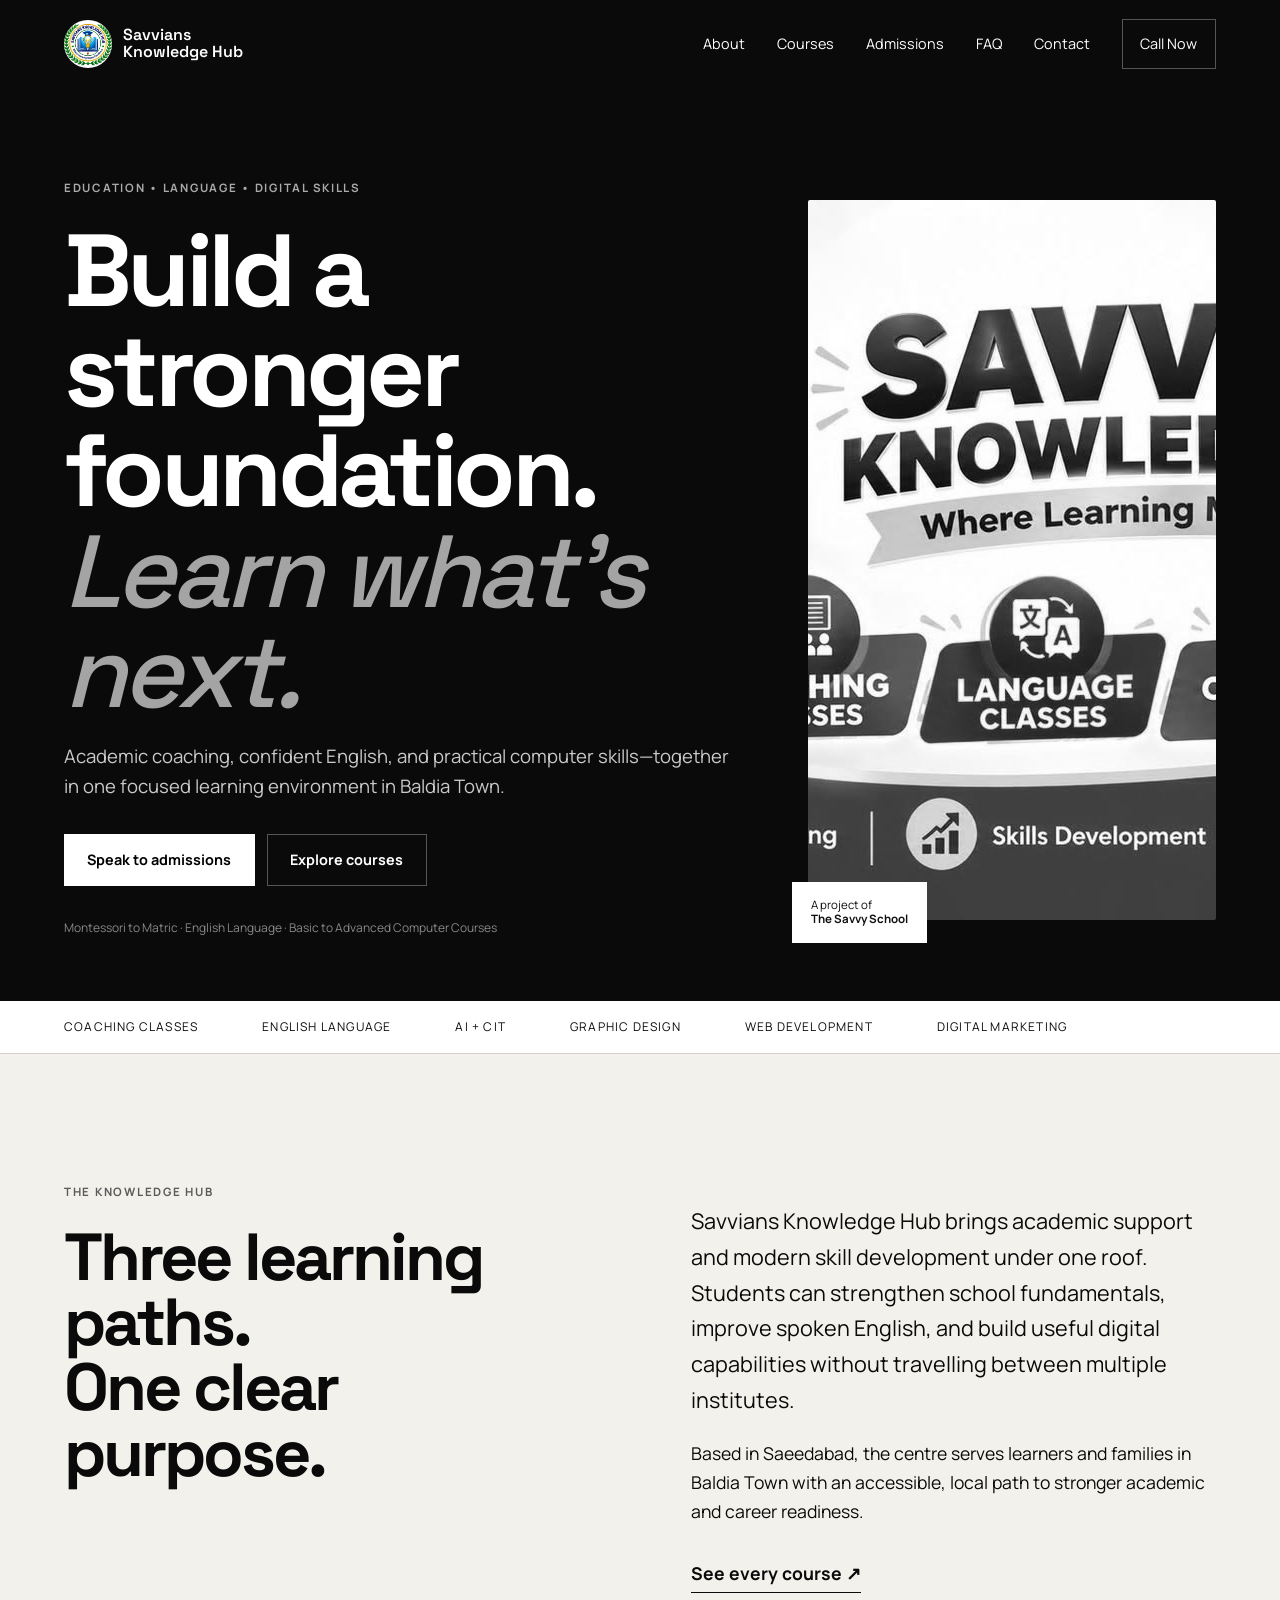
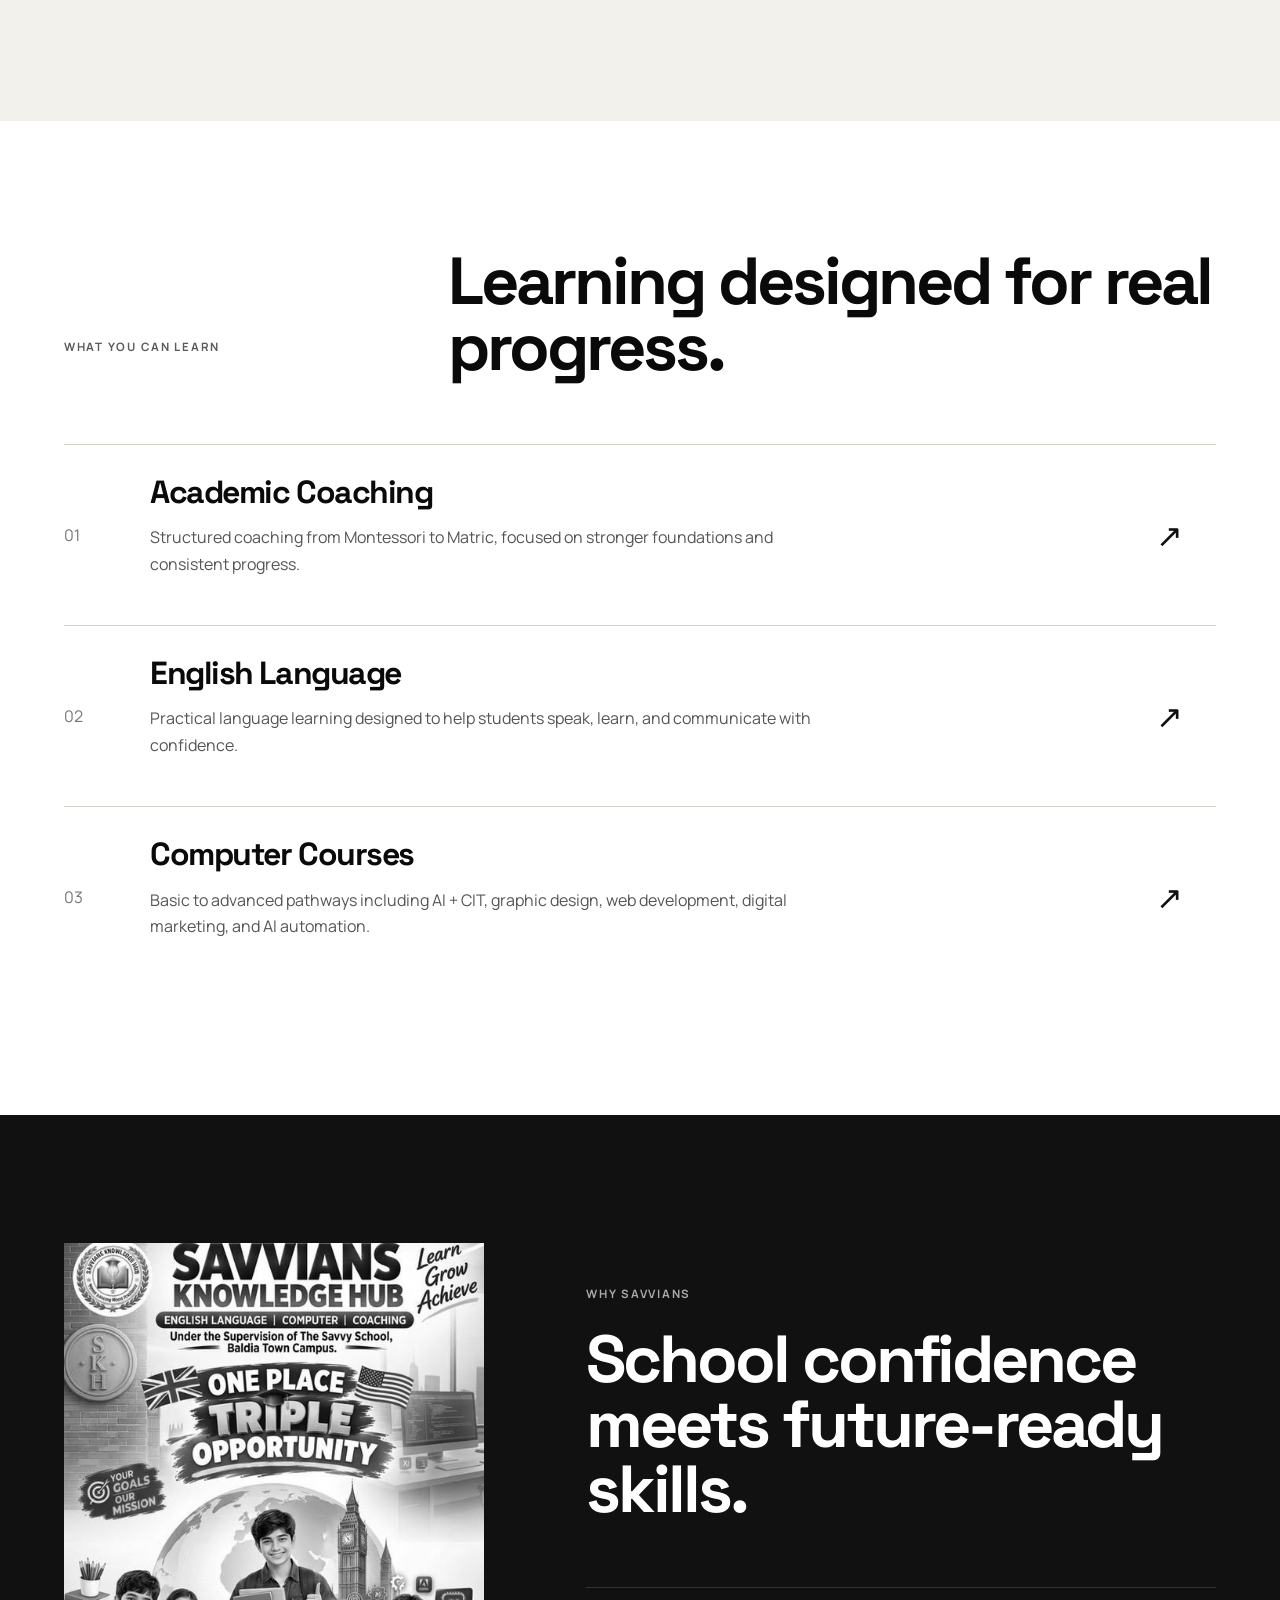
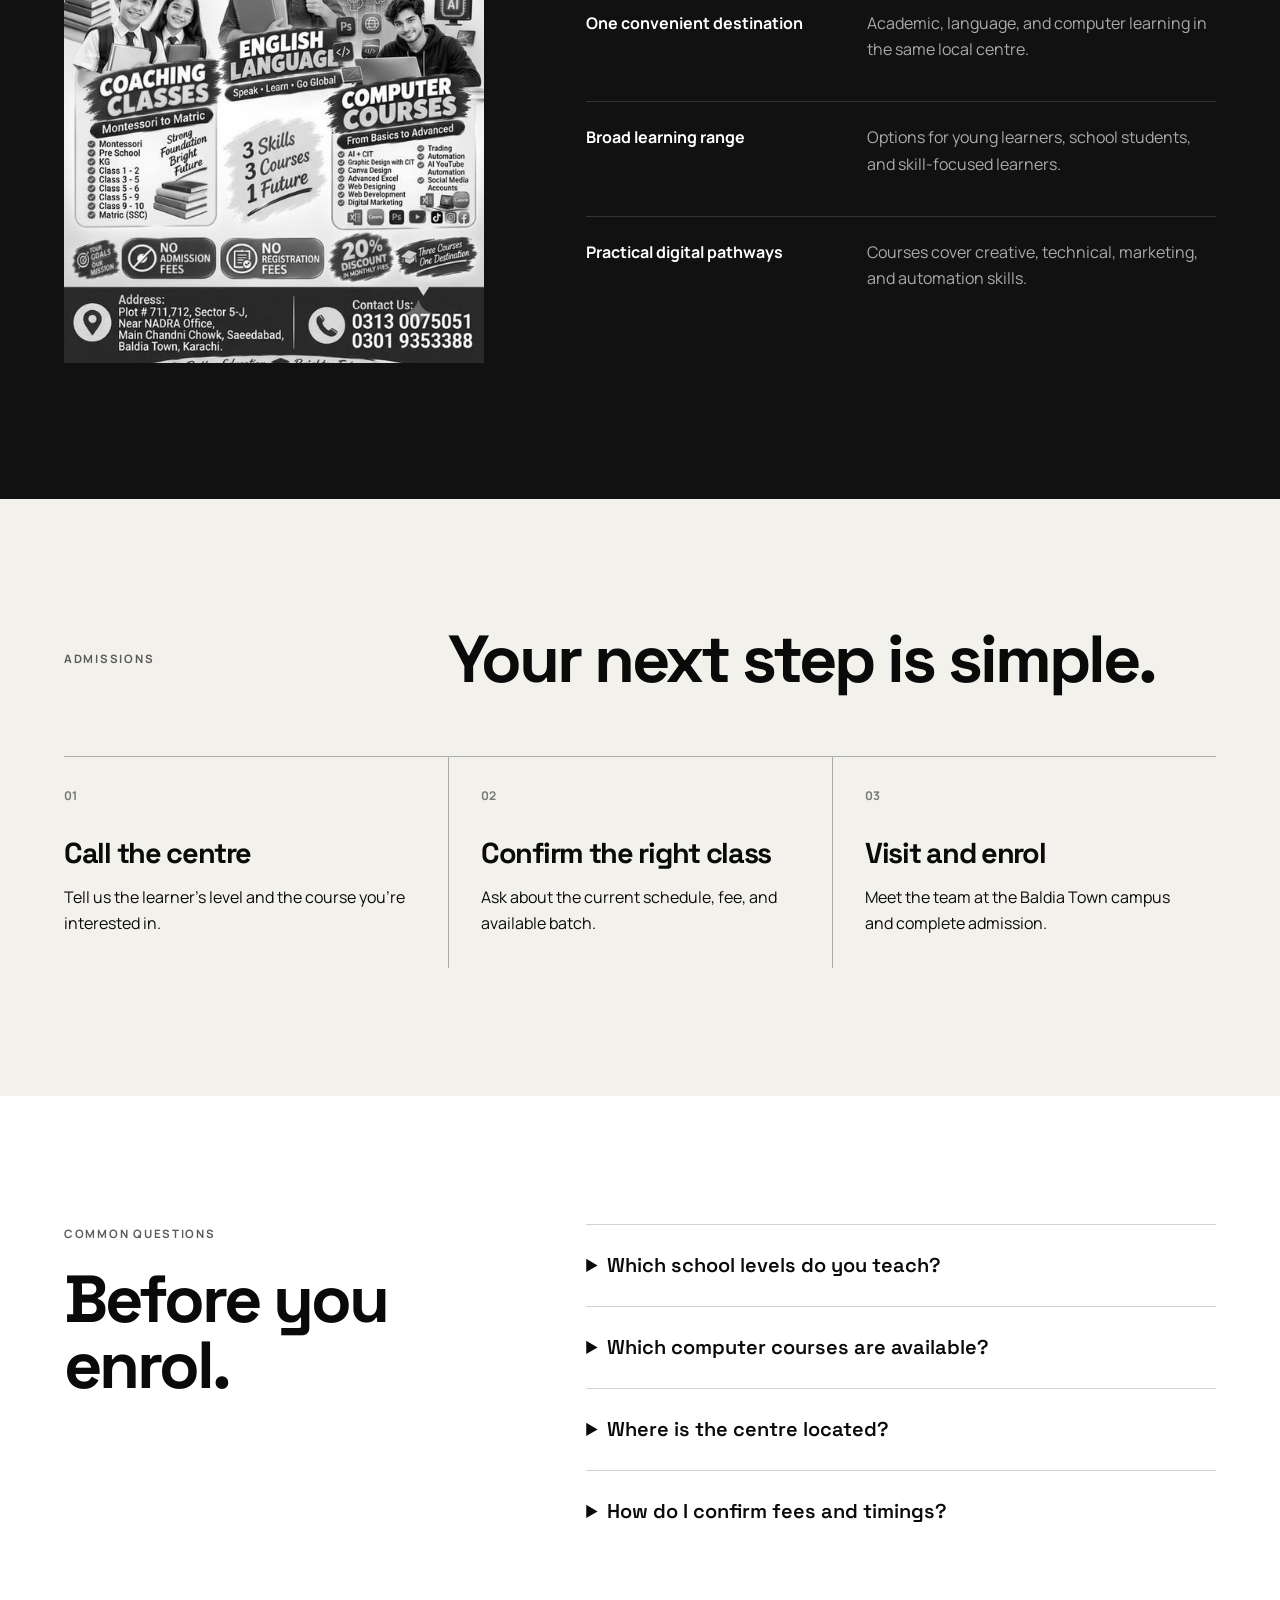
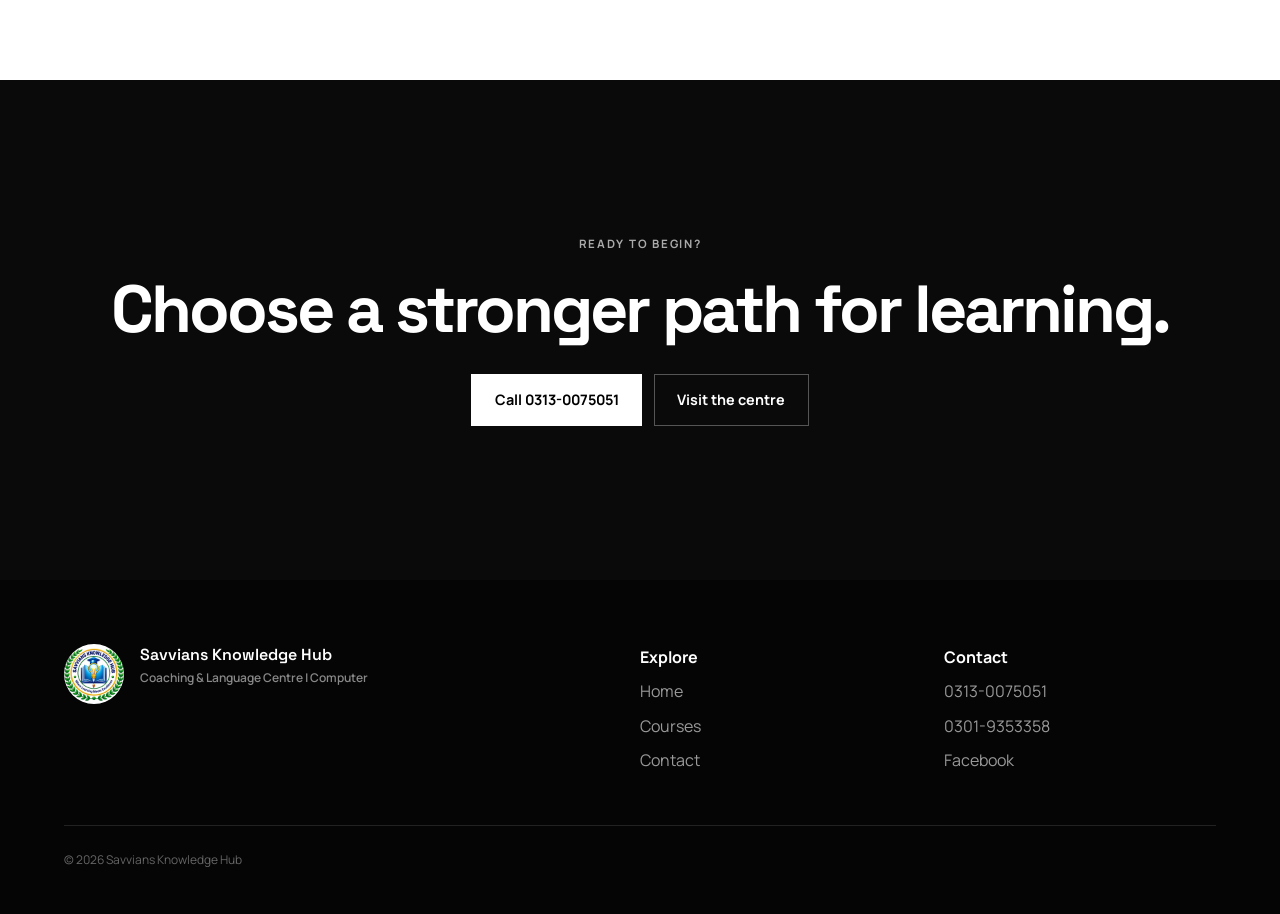
<file: index.html>
<!doctype html>
<html lang="en">
  <head>
    <meta charset="utf-8" />
    <meta name="viewport" content="width=device-width,initial-scale=1" />
    <title>
      Savvians Knowledge Hub | Coaching, English & Computer Courses in Baldia
      Town
    </title>
    <meta
      name="description"
      content="Coaching from Montessori to Matric, English language classes, and practical computer courses in Saeedabad, Baldia Town, Karachi."
    />
    <meta property="og:title" content="Savvians Knowledge Hub" />
    <meta
      property="og:description"
      content="One place for strong academics, confident English and modern digital skills."
    />
    <meta property="og:type" content="website" />
    <meta property="og:site_name" content="Savvians Knowledge Hub" />
    <meta
      property="og:url"
      content="https://probuilderoffical.github.io/savvinansknowledge/"
    />
    <meta
      property="og:image"
      content="https://probuilderoffical.github.io/savvinansknowledge/assets/images/cover.jpg"
    />
    <meta
      property="og:image:alt"
      content="Savvians Knowledge Hub course announcement"
    />
    <meta name="twitter:card" content="summary_large_image" />
    <meta name="twitter:title" content="Savvians Knowledge Hub" />
    <meta
      name="twitter:description"
      content="Coaching, English language and practical computer courses in Baldia Town, Karachi."
    />
    <meta
      name="twitter:image"
      content="https://probuilderoffical.github.io/savvinansknowledge/assets/images/cover.jpg"
    />
    <meta name="theme-color" content="#0a0a0a" />
    <link
      rel="canonical"
      href="https://probuilderoffical.github.io/savvinansknowledge/"
    />
    <link rel="icon" href="assets/images/logo.jpg" />
    <link rel="stylesheet" href="assets/css/style.css?v=3" />
    <script defer src="assets/js/main.js"></script>
    <script type="application/ld+json">
      {
        "@context": "https://schema.org",
        "@type": "EducationalOrganization",
        "name": "Savvians Knowledge Hub",
        "telephone": ["+92 313 0075051", "+92 301 9353358"],
        "address": {
          "@type": "PostalAddress",
          "streetAddress": "Plot 711–712, Sector 5-J, near NADRA Office, Main Chandni Chowk, Saeedabad, Baldia Town",
          "addressLocality": "Karachi",
          "addressCountry": "PK"
        },
        "sameAs": [
          "https://www.facebook.com/people/Savvians-Knowledge-Hub/61594554935976/"
        ]
      }
    </script>
  </head>
  <body>
    <a class="skip" href="#main">Skip to content</a>
    <header class="site-header">
      <a class="brand" href="index.html"
        ><img
          src="assets/images/logo.jpg"
          alt="Savvians Knowledge Hub logo"
          width="48"
          height="48"
        /><span>Savvians<br />Knowledge Hub</span></a
      ><button class="menu" aria-label="Open menu" aria-expanded="false">
        <span></span><span></span>
      </button>
      <nav>
        <a href="#about">About</a><a href="services.html">Courses</a
        ><a href="#process">Admissions</a><a href="#faq">FAQ</a
        ><a href="contact.html">Contact</a
        ><a class="nav-cta" href="tel:+923130075051">Call Now</a>
      </nav>
    </header>
    <main id="main">
      <section class="hero">
        <div class="hero-copy reveal">
          <p class="eyebrow">Education • Language • Digital Skills</p>
          <h1>Build a stronger foundation.<br /><em>Learn what’s next.</em></h1>
          <p class="lead">
            Academic coaching, confident English, and practical computer
            skills—together in one focused learning environment in Baldia Town.
          </p>
          <div class="actions">
            <a class="btn light" href="tel:+923130075051">Speak to admissions</a
            ><a class="btn ghost" href="services.html">Explore courses</a>
          </div>
          <p class="micro">
            Montessori to Matric · English Language · Basic to Advanced Computer
            Courses
          </p>
        </div>
        <div class="hero-visual reveal">
          <img
            src="assets/images/cover.jpg"
            alt="Savvians Knowledge Hub course announcement"
            width="1935"
            height="720"
          /><span class="badge"
            >A project of<br /><strong>The Savvy School</strong></span
          >
        </div>
      </section>
      <section class="ticker" aria-label="Course highlights">
        <span>Coaching Classes</span><span>English Language</span
        ><span>AI + CIT</span><span>Graphic Design</span
        ><span>Web Development</span><span>Digital Marketing</span>
      </section>
      <section id="about" class="split section">
        <div>
          <p class="eyebrow dark">The Knowledge Hub</p>
          <h2>Three learning paths.<br />One clear purpose.</h2>
        </div>
        <div class="prose">
          <p>
            Savvians Knowledge Hub brings academic support and modern skill
            development under one roof. Students can strengthen school
            fundamentals, improve spoken English, and build useful digital
            capabilities without travelling between multiple institutes.
          </p>
          <p>
            Based in Saeedabad, the centre serves learners and families in
            Baldia Town with an accessible, local path to stronger academic and
            career readiness.
          </p>
          <a class="text-link" href="services.html"
            >See every course <span>↗</span></a
          >
        </div>
      </section>
      <section class="services section">
        <div class="section-head">
          <p class="eyebrow dark">What you can learn</p>
          <h2>Learning designed for real progress.</h2>
        </div>
        <div class="service-list">
          <article>
            <span>01</span>
            <div>
              <h3>Academic Coaching</h3>
              <p>
                Structured coaching from Montessori to Matric, focused on
                stronger foundations and consistent progress.
              </p>
            </div>
            <a
              href="services.html#coaching"
              aria-label="Academic coaching details"
              >↗</a
            >
          </article>
          <article>
            <span>02</span>
            <div>
              <h3>English Language</h3>
              <p>
                Practical language learning designed to help students speak,
                learn, and communicate with confidence.
              </p>
            </div>
            <a
              href="services.html#english"
              aria-label="English language details"
              >↗</a
            >
          </article>
          <article>
            <span>03</span>
            <div>
              <h3>Computer Courses</h3>
              <p>
                Basic to advanced pathways including AI + CIT, graphic design,
                web development, digital marketing, and AI automation.
              </p>
            </div>
            <a
              href="services.html#computer"
              aria-label="Computer course details"
              >↗</a
            >
          </article>
        </div>
      </section>
      <section class="feature section">
        <div class="feature-img">
          <img
            loading="lazy"
            src="assets/images/courses.jpg"
            alt="Savvians Knowledge Hub computer and coaching course announcement"
            width="536"
            height="960"
          />
        </div>
        <div class="feature-copy">
          <p class="eyebrow">Why Savvians</p>
          <h2>School confidence meets future-ready skills.</h2>
          <div class="reasons">
            <p>
              <b>One convenient destination</b
              ><span
                >Academic, language, and computer learning in the same local
                centre.</span
              >
            </p>
            <p>
              <b>Broad learning range</b
              ><span
                >Options for young learners, school students, and skill-focused
                learners.</span
              >
            </p>
            <p>
              <b>Practical digital pathways</b
              ><span
                >Courses cover creative, technical, marketing, and automation
                skills.</span
              >
            </p>
          </div>
        </div>
      </section>
      <section id="process" class="process section">
        <div class="section-head">
          <p class="eyebrow dark">Admissions</p>
          <h2>Your next step is simple.</h2>
        </div>
        <ol>
          <li>
            <b>01</b>
            <h3>Call the centre</h3>
            <p>
              Tell us the learner’s level and the course you’re interested in.
            </p>
          </li>
          <li>
            <b>02</b>
            <h3>Confirm the right class</h3>
            <p>Ask about the current schedule, fee, and available batch.</p>
          </li>
          <li>
            <b>03</b>
            <h3>Visit and enrol</h3>
            <p>
              Meet the team at the Baldia Town campus and complete admission.
            </p>
          </li>
        </ol>
      </section>
      <section id="faq" class="faq section">
        <div>
          <p class="eyebrow dark">Common questions</p>
          <h2>Before you enrol.</h2>
        </div>
        <div class="accordions">
          <details>
            <summary>Which school levels do you teach?</summary>
            <p>
              The centre publicly lists coaching classes from Montessori to
              Matric.
            </p>
          </details>
          <details>
            <summary>Which computer courses are available?</summary>
            <p>
              Published course areas include basic to advanced computer skills,
              AI + CIT, graphic design, web development, digital marketing, and
              AI automation. Call to confirm the current batch.
            </p>
          </details>
          <details>
            <summary>Where is the centre located?</summary>
            <p>
              Plot 711–712, Sector 5-J, near NADRA Office, Main Chandni Chowk,
              Saeedabad, Baldia Town, Karachi.
            </p>
          </details>
          <details>
            <summary>How do I confirm fees and timings?</summary>
            <p>
              Call 0313-0075051 or 0301-9353358. Current schedules and fee
              details should be confirmed directly with the centre.
            </p>
          </details>
        </div>
      </section>
      <section class="cta">
        <p class="eyebrow">Ready to begin?</p>
        <h2>Choose a stronger path for learning.</h2>
        <div class="actions">
          <a class="btn light" href="tel:+923130075051">Call 0313-0075051</a
          ><a class="btn ghost" href="contact.html">Visit the centre</a>
        </div>
      </section>
    </main>
    <footer>
      <div class="foot-brand">
        <img src="assets/images/logo.jpg" alt="" width="60" height="60" />
        <p>
          Savvians Knowledge Hub<br /><span
            >Coaching & Language Centre | Computer</span
          >
        </p>
      </div>
      <div>
        <b>Explore</b><a href="index.html">Home</a
        ><a href="services.html">Courses</a><a href="contact.html">Contact</a>
      </div>
      <div>
        <b>Contact</b><a href="tel:+923130075051">0313-0075051</a
        ><a href="tel:+923019353358">0301-9353358</a
        ><a
          href="https://www.facebook.com/people/Savvians-Knowledge-Hub/61594554935976/"
          >Facebook</a
        >
      </div>
      <p class="copyright">© 2026 Savvians Knowledge Hub</p>
    </footer>
  </body>
</html>
</file>
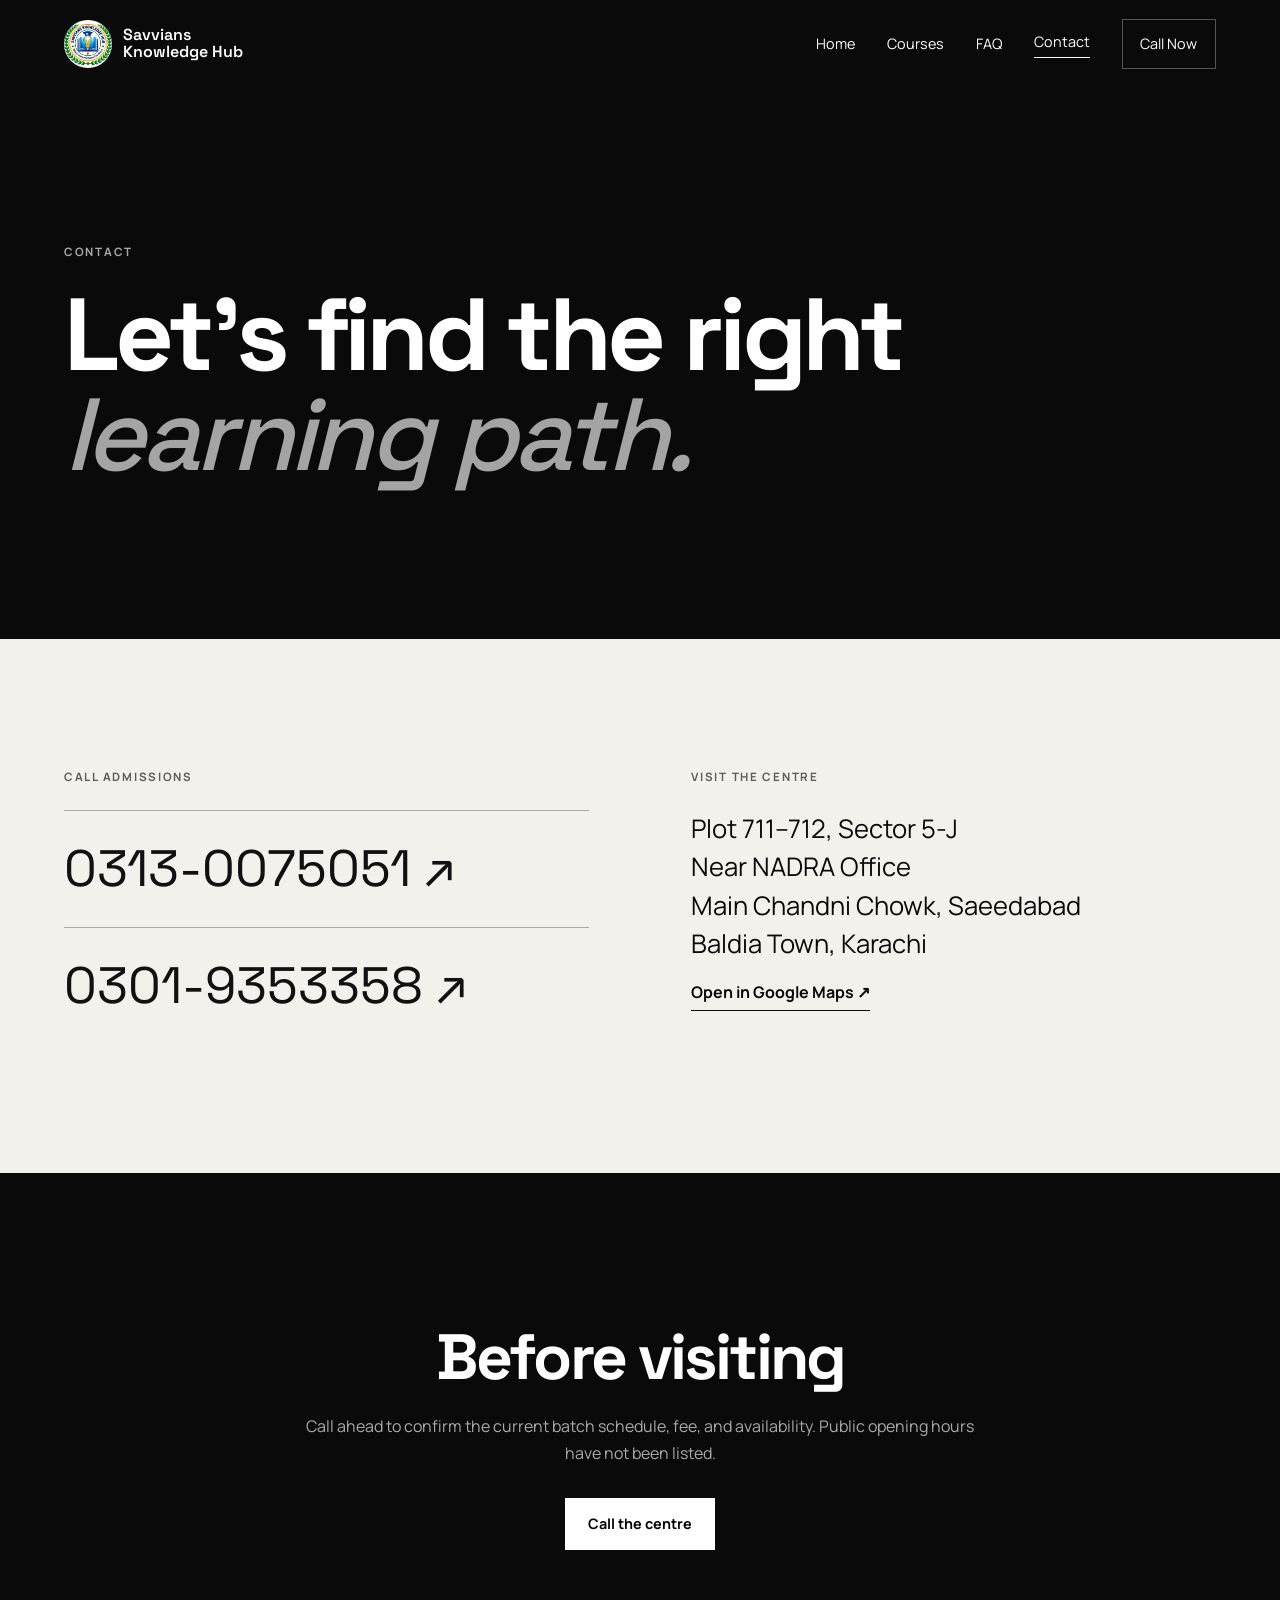
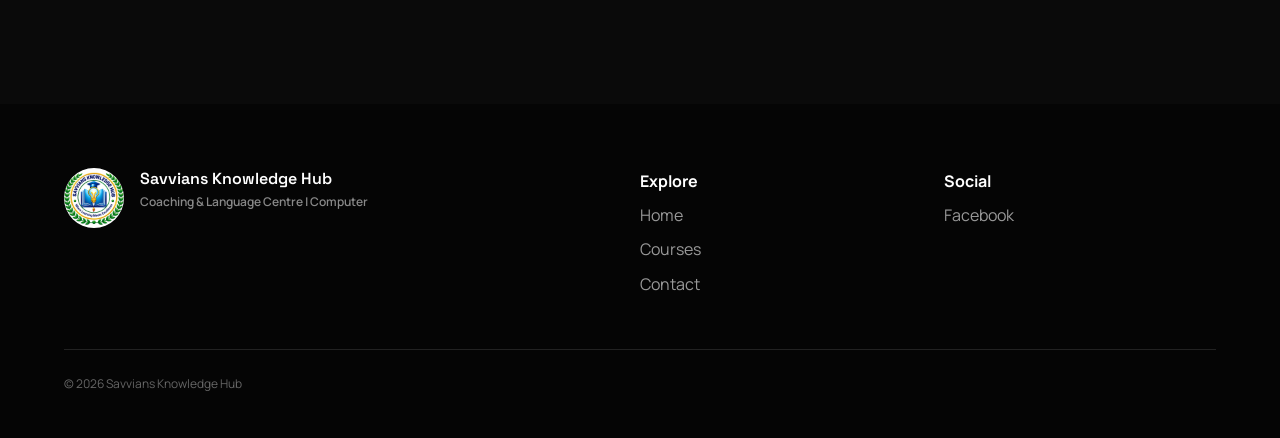
<file: contact.html>
<!doctype html>
<html lang="en">
  <head>
    <meta charset="utf-8" />
    <meta name="viewport" content="width=device-width,initial-scale=1" />
    <title>Contact | Savvians Knowledge Hub</title>
    <meta
      name="description"
      content="Call or visit Savvians Knowledge Hub in Saeedabad, Baldia Town, Karachi."
    />
    <meta property="og:type" content="website" />
    <meta property="og:site_name" content="Savvians Knowledge Hub" />
    <meta property="og:title" content="Contact | Savvians Knowledge Hub" />
    <meta
      property="og:description"
      content="Call or visit Savvians Knowledge Hub in Saeedabad, Baldia Town, Karachi."
    />
    <meta
      property="og:url"
      content="https://probuilderoffical.github.io/savvinansknowledge/contact.html"
    />
    <meta
      property="og:image"
      content="https://probuilderoffical.github.io/savvinansknowledge/assets/images/cover.jpg"
    />
    <meta name="twitter:card" content="summary_large_image" />
    <meta name="theme-color" content="#0a0a0a" />
    <link
      rel="canonical"
      href="https://probuilderoffical.github.io/savvinansknowledge/contact.html"
    />
    <link rel="icon" href="assets/images/logo.jpg" />
    <link rel="stylesheet" href="assets/css/style.css?v=3" />
    <script defer src="assets/js/main.js"></script>
  </head>
  <body>
    <header class="site-header solid">
      <a class="brand" href="index.html"
        ><img
          src="assets/images/logo.jpg"
          alt="Savvians Knowledge Hub logo"
          width="48"
          height="48"
        /><span>Savvians<br />Knowledge Hub</span></a
      ><button class="menu" aria-label="Open menu" aria-expanded="false">
        <span></span><span></span>
      </button>
      <nav>
        <a href="index.html">Home</a><a href="services.html">Courses</a
        ><a href="index.html#faq">FAQ</a
        ><a href="contact.html" aria-current="page">Contact</a
        ><a class="nav-cta" href="tel:+923130075051">Call Now</a>
      </nav>
    </header>
    <main>
      <section class="page-hero contact-hero">
        <p class="eyebrow">Contact</p>
        <h1>Let’s find the right<br /><em>learning path.</em></h1>
      </section>
      <section class="contact-grid section">
        <div>
          <p class="eyebrow dark">Call admissions</p>
          <a class="big-link" href="tel:+923130075051">0313-0075051 ↗</a
          ><a class="big-link" href="tel:+923019353358">0301-9353358 ↗</a>
        </div>
        <div>
          <p class="eyebrow dark">Visit the centre</p>
          <address>
            Plot 711–712, Sector 5-J<br />Near NADRA Office<br />Main Chandni
            Chowk, Saeedabad<br />Baldia Town, Karachi
          </address>
          <a
            class="text-link"
            href="https://www.google.com/maps/search/?api=1&query=Plot+711+712+Sector+5-J+NADRA+Office+Chandni+Chowk+Saeedabad+Baldia+Town+Karachi"
            >Open in Google Maps ↗</a
          >
        </div>
      </section>
      <section class="contact-note">
        <h2>Before visiting</h2>
        <p>
          Call ahead to confirm the current batch schedule, fee, and
          availability. Public opening hours have not been listed.
        </p>
        <a class="btn light" href="tel:+923130075051">Call the centre</a>
      </section>
    </main>
    <footer>
      <div class="foot-brand">
        <img src="assets/images/logo.jpg" alt="" width="60" height="60" />
        <p>
          Savvians Knowledge Hub<br /><span
            >Coaching & Language Centre | Computer</span
          >
        </p>
      </div>
      <div>
        <b>Explore</b><a href="index.html">Home</a
        ><a href="services.html">Courses</a><a href="contact.html">Contact</a>
      </div>
      <div>
        <b>Social</b
        ><a
          href="https://www.facebook.com/people/Savvians-Knowledge-Hub/61594554935976/"
          >Facebook</a
        >
      </div>
      <p class="copyright">© 2026 Savvians Knowledge Hub</p>
    </footer>
  </body>
</html>
</file>
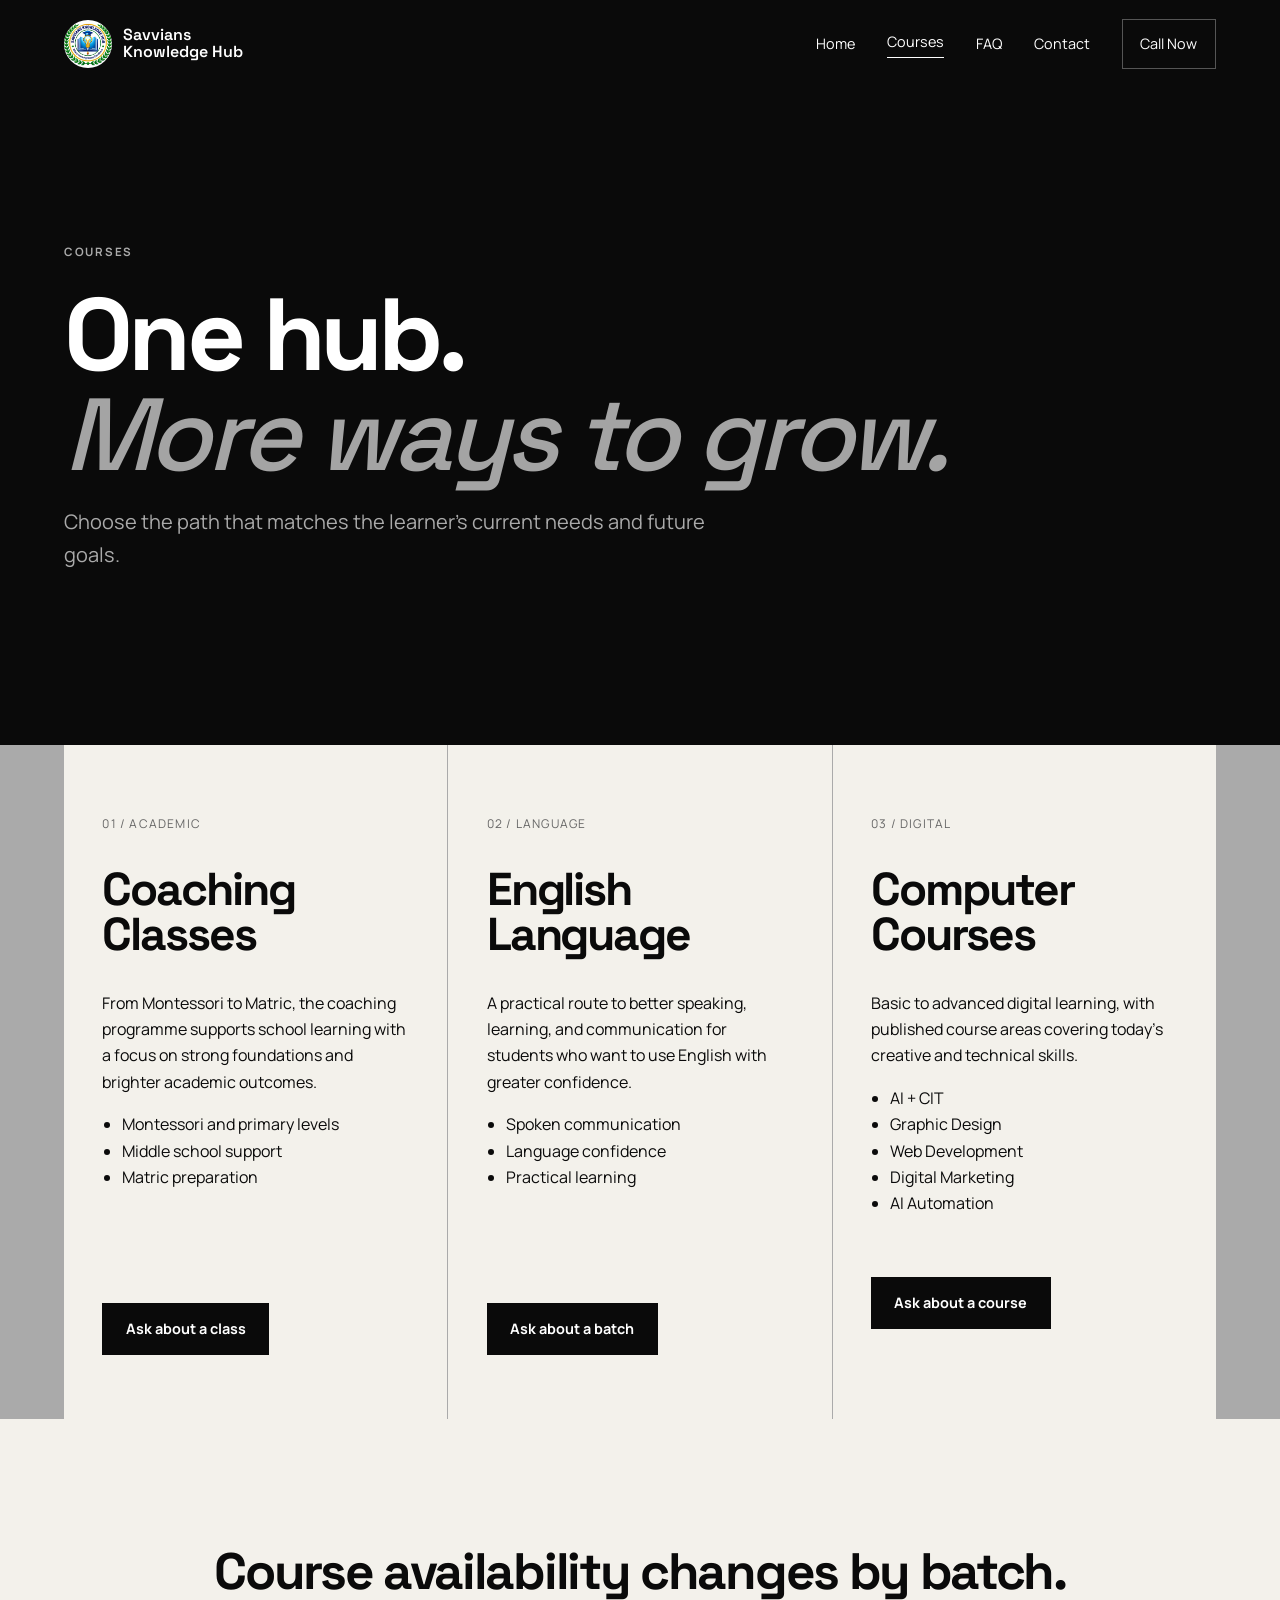
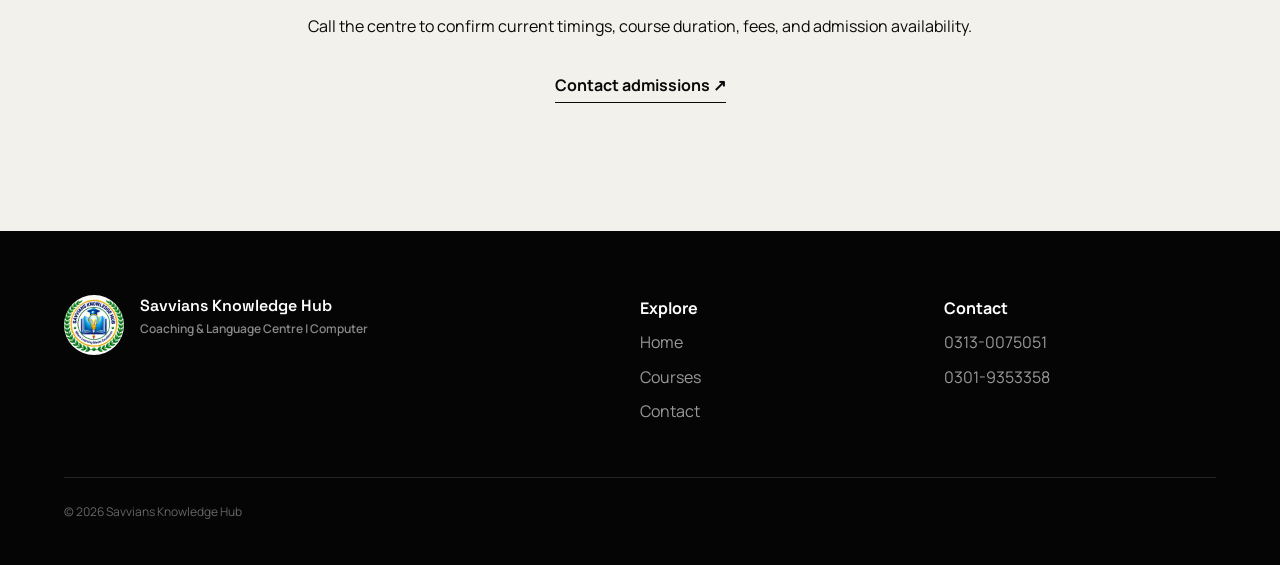
<file: services.html>
<!doctype html>
<html lang="en">
  <head>
    <meta charset="utf-8" />
    <meta name="viewport" content="width=device-width,initial-scale=1" />
    <title>Courses | Savvians Knowledge Hub</title>
    <meta
      name="description"
      content="Explore coaching, English language, and computer courses at Savvians Knowledge Hub in Baldia Town, Karachi."
    />
    <meta property="og:type" content="website" />
    <meta property="og:site_name" content="Savvians Knowledge Hub" />
    <meta property="og:title" content="Courses | Savvians Knowledge Hub" />
    <meta
      property="og:description"
      content="Explore coaching, English language, and computer courses in Baldia Town, Karachi."
    />
    <meta
      property="og:url"
      content="https://probuilderoffical.github.io/savvinansknowledge/services.html"
    />
    <meta
      property="og:image"
      content="https://probuilderoffical.github.io/savvinansknowledge/assets/images/cover.jpg"
    />
    <meta name="twitter:card" content="summary_large_image" />
    <meta name="theme-color" content="#0a0a0a" />
    <link
      rel="canonical"
      href="https://probuilderoffical.github.io/savvinansknowledge/services.html"
    />
    <link rel="icon" href="assets/images/logo.jpg" />
    <link rel="stylesheet" href="assets/css/style.css?v=3" />
    <script defer src="assets/js/main.js"></script>
  </head>
  <body>
    <header class="site-header solid">
      <a class="brand" href="index.html"
        ><img
          src="assets/images/logo.jpg"
          alt="Savvians Knowledge Hub logo"
          width="48"
          height="48"
        /><span>Savvians<br />Knowledge Hub</span></a
      ><button class="menu" aria-label="Open menu" aria-expanded="false">
        <span></span><span></span>
      </button>
      <nav>
        <a href="index.html">Home</a
        ><a href="services.html" aria-current="page">Courses</a
        ><a href="index.html#faq">FAQ</a><a href="contact.html">Contact</a
        ><a class="nav-cta" href="tel:+923130075051">Call Now</a>
      </nav>
    </header>
    <main>
      <section class="page-hero">
        <p class="eyebrow">Courses</p>
        <h1>One hub.<br /><em>More ways to grow.</em></h1>
        <p>
          Choose the path that matches the learner’s current needs and future
          goals.
        </p>
      </section>
      <section class="course-grid section">
        <article id="coaching">
          <span>01 / Academic</span>
          <h2>Coaching Classes</h2>
          <p>
            From Montessori to Matric, the coaching programme supports school
            learning with a focus on strong foundations and brighter academic
            outcomes.
          </p>
          <ul>
            <li>Montessori and primary levels</li>
            <li>Middle school support</li>
            <li>Matric preparation</li>
          </ul>
          <a class="btn dark" href="tel:+923130075051">Ask about a class</a>
        </article>
        <article id="english">
          <span>02 / Language</span>
          <h2>English Language</h2>
          <p>
            A practical route to better speaking, learning, and communication
            for students who want to use English with greater confidence.
          </p>
          <ul>
            <li>Spoken communication</li>
            <li>Language confidence</li>
            <li>Practical learning</li>
          </ul>
          <a class="btn dark" href="tel:+923130075051">Ask about a batch</a>
        </article>
        <article id="computer">
          <span>03 / Digital</span>
          <h2>Computer Courses</h2>
          <p>
            Basic to advanced digital learning, with published course areas
            covering today’s creative and technical skills.
          </p>
          <ul>
            <li>AI + CIT</li>
            <li>Graphic Design</li>
            <li>Web Development</li>
            <li>Digital Marketing</li>
            <li>AI Automation</li>
          </ul>
          <a class="btn dark" href="tel:+923130075051">Ask about a course</a>
        </article>
      </section>
      <section class="note section">
        <h2>Course availability changes by batch.</h2>
        <p>
          Call the centre to confirm current timings, course duration, fees, and
          admission availability.
        </p>
        <a class="text-link" href="contact.html">Contact admissions ↗</a>
      </section>
    </main>
    <footer>
      <div class="foot-brand">
        <img src="assets/images/logo.jpg" alt="" width="60" height="60" />
        <p>
          Savvians Knowledge Hub<br /><span
            >Coaching & Language Centre | Computer</span
          >
        </p>
      </div>
      <div>
        <b>Explore</b><a href="index.html">Home</a
        ><a href="services.html">Courses</a><a href="contact.html">Contact</a>
      </div>
      <div>
        <b>Contact</b><a href="tel:+923130075051">0313-0075051</a
        ><a href="tel:+923019353358">0301-9353358</a>
      </div>
      <p class="copyright">© 2026 Savvians Knowledge Hub</p>
    </footer>
  </body>
</html>
</file>
<file: assets/css/style.css>
@import url("https://fonts.googleapis.com/css2?family=Manrope:wght@400;500;600;700&family=Space+Grotesk:wght@500;600;700&display=swap");
:root {
  --ink: #0a0a0a;
  --paper: #f3f1eb;
  --white: #fff;
  --muted: #a8a8a8;
  --line: #d4d1ca;
  --pad: clamp(1.25rem, 5vw, 5rem);
}
* {
  box-sizing: border-box;
}
html {
  scroll-behavior: smooth;
}
body {
  margin: 0;
  background: var(--paper);
  color: var(--ink);
  font-family: Manrope, sans-serif;
  font-size: 16px;
  line-height: 1.65;
}
h1,
h2,
h3 {
  font-family: "Space Grotesk", sans-serif;
  line-height: 0.98;
  letter-spacing: -0.045em;
  margin: 0;
}
h1 {
  font-size: clamp(3.25rem, 8vw, 8.4rem);
}
h2 {
  font-size: clamp(2.5rem, 5.2vw, 5.8rem);
}
h3 {
  font-size: clamp(1.5rem, 2.5vw, 2.6rem);
}
em {
  font-weight: 500;
  color: #a4a4a4;
}
.skip {
  position: absolute;
  left: -9999px;
}
.skip:focus {
  left: 1rem;
  top: 1rem;
  background: #fff;
  padding: 1rem;
  z-index: 100;
}
.site-header {
  height: 88px;
  padding: 0 var(--pad);
  display: flex;
  align-items: center;
  justify-content: space-between;
  background: var(--ink);
  color: #fff;
  position: relative;
  z-index: 10;
}
.brand {
  display: flex;
  gap: 0.7rem;
  align-items: center;
  color: inherit;
  text-decoration: none;
  font-family: "Space Grotesk";
  font-weight: 600;
  line-height: 1.05;
}
.brand img {
  border-radius: 50%;
  object-fit: cover;
}
.site-header nav {
  display: flex;
  align-items: center;
  gap: clamp(1rem, 2.5vw, 2.6rem);
}
.site-header nav a {
  color: inherit;
  text-decoration: none;
  font-size: 0.9rem;
}
.site-header nav a[aria-current="page"] {
  border-bottom: 1px solid currentColor;
  padding-bottom: 0.2rem;
}
.nav-cta {
  border: 1px solid #555;
  padding: 0.75rem 1.1rem;
}
.menu {
  display: none;
  background: none;
  border: 0;
  width: 44px;
  height: 44px;
}
.menu span {
  display: block;
  height: 1px;
  background: #fff;
  margin: 8px;
}
.hero {
  min-height: calc(100vh - 88px);
  background: var(--ink);
  color: #fff;
  padding: 7vw var(--pad) 4vw;
  display: grid;
  grid-template-columns: 1.25fr 0.75fr;
  gap: 5vw;
  align-items: center;
}
.eyebrow {
  text-transform: uppercase;
  letter-spacing: 0.15em;
  font-size: 0.72rem;
  font-weight: 700;
  color: #aaa;
  margin: 0 0 1.5rem;
}
.eyebrow.dark {
  color: #5b5b5b;
}
.lead {
  font-size: clamp(1.05rem, 1.45vw, 1.35rem);
  max-width: 43rem;
  color: #c9c9c9;
}
.actions {
  display: flex;
  gap: 0.75rem;
  margin-top: 2rem;
  flex-wrap: wrap;
}
.btn {
  display: inline-flex;
  align-items: center;
  justify-content: center;
  min-height: 52px;
  padding: 0 1.4rem;
  text-decoration: none;
  font-weight: 700;
  font-size: 0.9rem;
  border: 1px solid;
}
.btn.light {
  background: #fff;
  color: #000;
  border-color: #fff;
}
.btn.ghost {
  color: #fff;
  border-color: #555;
}
.btn.dark {
  background: #0a0a0a;
  color: #fff;
  border-color: #0a0a0a;
}
.micro {
  font-size: 0.75rem;
  color: #888;
  margin-top: 2rem;
}
.hero-visual {
  position: relative;
}
.hero-visual img {
  width: 100%;
  aspect-ratio: 4/5;
  object-fit: cover;
  filter: grayscale(1);
  border-radius: 2px;
}
.badge {
  position: absolute;
  bottom: -1rem;
  left: -1rem;
  background: #fff;
  color: #111;
  padding: 1rem 1.2rem;
  font-size: 0.72rem;
  line-height: 1.3;
}
.ticker {
  display: flex;
  gap: 4rem;
  padding: 1rem var(--pad);
  overflow: hidden;
  white-space: nowrap;
  background: #fff;
  border-bottom: 1px solid var(--line);
  font-size: 0.75rem;
  text-transform: uppercase;
  letter-spacing: 0.1em;
}
.section {
  padding: clamp(5rem, 10vw, 10rem) var(--pad);
}
.split {
  display: grid;
  grid-template-columns: 1fr 1fr;
  gap: 8vw;
}
.prose {
  font-size: 1.1rem;
  max-width: 42rem;
}
.prose p:first-child {
  font-size: 1.35rem;
}
.text-link {
  display: inline-block;
  color: inherit;
  font-weight: 700;
  text-decoration: none;
  border-bottom: 1px solid;
  margin-top: 1rem;
  padding-bottom: 0.25rem;
}
.section-head {
  display: grid;
  grid-template-columns: 1fr 2fr;
  align-items: end;
  margin-bottom: 4rem;
}
.services {
  background: #fff;
}
.service-list article {
  display: grid;
  grid-template-columns: 70px 1fr 60px;
  gap: 1rem;
  padding: 2rem 0;
  border-top: 1px solid var(--line);
  align-items: center;
}
.service-list article > span {
  color: #777;
}
.service-list p {
  max-width: 42rem;
  color: #555;
}
.service-list article > a {
  font-size: 2rem;
  text-decoration: none;
  color: #111;
}
.feature {
  background: #111;
  color: #fff;
  display: grid;
  grid-template-columns: 0.8fr 1.2fr;
  gap: 8vw;
  align-items: center;
}
.feature-img img {
  width: 100%;
  max-height: 720px;
  object-fit: cover;
  filter: grayscale(1);
}
.reasons {
  margin-top: 4rem;
}
.reasons p {
  border-top: 1px solid #333;
  padding: 1.4rem 0;
  display: grid;
  grid-template-columns: 1fr 1.4fr;
  gap: 2rem;
}
.reasons span {
  color: #aaa;
}
.process ol {
  list-style: none;
  padding: 0;
  margin: 4rem 0 0;
  display: grid;
  grid-template-columns: repeat(3, 1fr);
  gap: 0;
}
.process li {
  border-top: 1px solid #aaa;
  padding: 1.5rem 2rem 1rem 0;
}
.process li + li {
  padding-left: 2rem;
  border-left: 1px solid #aaa;
}
.process li b {
  font-size: 0.75rem;
  color: #777;
}
.process li h3 {
  font-size: 1.8rem;
  margin: 2rem 0 1rem;
}
.faq {
  background: #fff;
  display: grid;
  grid-template-columns: 0.8fr 1.2fr;
  gap: 8vw;
}
.accordions details {
  border-top: 1px solid var(--line);
  padding: 1.5rem 0;
}
.accordions summary {
  font-family: "Space Grotesk";
  font-size: 1.25rem;
  font-weight: 600;
  cursor: pointer;
}
.accordions p {
  max-width: 38rem;
  color: #555;
}
.cta,
.contact-note {
  background: #0a0a0a;
  color: #fff;
  text-align: center;
  padding: clamp(5rem, 12vw, 11rem) var(--pad);
}
.cta .actions {
  justify-content: center;
}
footer {
  background: #050505;
  color: #fff;
  padding: 4rem var(--pad) 2rem;
  display: grid;
  grid-template-columns: 2fr 1fr 1fr;
  gap: 2rem;
}
footer a {
  display: block;
  color: #999;
  text-decoration: none;
  margin: 0.5rem 0;
}
.foot-brand {
  display: flex;
  gap: 1rem;
}
.foot-brand img {
  border-radius: 50%;
}
.foot-brand p {
  margin: 0;
  font-family: "Space Grotesk";
  font-weight: 600;
  line-height: 1.4;
}
.foot-brand span {
  font-family: Manrope;
  font-size: 0.75rem;
  color: #888;
}
.copyright {
  grid-column: 1/-1;
  border-top: 1px solid #222;
  padding-top: 1.5rem;
  color: #666;
  font-size: 0.75rem;
}
.page-hero {
  background: #0a0a0a;
  color: #fff;
  padding: clamp(6rem, 12vw, 12rem) var(--pad);
}
.page-hero > p:last-child {
  font-size: 1.25rem;
  color: #aaa;
  max-width: 42rem;
}
.course-grid {
  display: grid;
  grid-template-columns: repeat(3, 1fr);
  gap: 1px;
  background: #aaa;
  padding-top: 0;
  padding-bottom: 0;
}
.course-grid article {
  background: var(--paper);
  padding: 4rem clamp(1.5rem, 3vw, 3.5rem);
}
.course-grid article > span {
  font-size: 0.75rem;
  text-transform: uppercase;
  letter-spacing: 0.1em;
  color: #666;
}
.course-grid h2 {
  font-size: clamp(2.2rem, 3.6vw, 4rem);
  margin: 2rem 0;
}
.course-grid ul {
  padding-left: 1.2rem;
  min-height: 11rem;
}
.note {
  text-align: center;
}
.note h2 {
  font-size: clamp(2rem, 4vw, 4rem);
}
.contact-grid {
  display: grid;
  grid-template-columns: 1fr 1fr;
  gap: 8vw;
}
.big-link {
  font-family: "Space Grotesk";
  font-size: clamp(2rem, 4vw, 4.5rem);
  display: block;
  color: #111;
  text-decoration: none;
  border-top: 1px solid #aaa;
  padding: 1rem 0;
}
.contact-grid address {
  font-style: normal;
  font-size: clamp(1.3rem, 2vw, 2rem);
  line-height: 1.5;
}
.contact-note h2 {
  font-size: clamp(2.5rem, 5vw, 5rem);
}
.contact-note p {
  color: #aaa;
  max-width: 42rem;
  margin: 1.5rem auto 2rem;
}
.reveal {
  animation: rise 0.8s both;
}
@keyframes rise {
  from {
    opacity: 0;
    transform: translateY(20px);
  }
}
@media (prefers-reduced-motion: reduce) {
  * {
    scroll-behavior: auto !important;
    animation: none !important;
    transition: none !important;
  }
}
@media (max-width: 850px) {
  .site-header nav {
    position: fixed;
    inset: 88px 0 auto;
    background: #0a0a0a;
    padding: 2rem var(--pad);
    display: none;
    flex-direction: column;
    align-items: flex-start;
  }
  .site-header.open nav {
    display: flex;
  }
  .menu {
    display: block;
  }
  .hero {
    grid-template-columns: 1fr;
    padding-top: 4rem;
  }
  .hero-visual img {
    aspect-ratio: 16/10;
  }
  .split,
  .feature,
  .faq,
  .contact-grid {
    grid-template-columns: 1fr;
  }
  .section-head {
    grid-template-columns: 1fr;
  }
  .course-grid {
    grid-template-columns: 1fr;
  }
  .course-grid ul {
    min-height: 0;
  }
  .process ol {
    grid-template-columns: 1fr;
  }
  .process li + li {
    padding-left: 0;
    border-left: 0;
  }
  .reasons p {
    grid-template-columns: 1fr;
    gap: 0.4rem;
  }
  footer {
    grid-template-columns: 1fr 1fr;
  }
  .foot-brand {
    grid-column: 1/-1;
  }
}
@media (max-width: 480px) {
  h1 {
    font-size: 3rem;
  }
  .site-header {
    height: 74px;
  }
  .site-header nav {
    inset: 74px 0 auto;
  }
  .brand img {
    width: 40px;
    height: 40px;
  }
  .hero {
    min-height: auto;
    padding-bottom: 5rem;
  }
  .actions .btn {
    width: 100%;
  }
  .service-list article {
    grid-template-columns: 44px 1fr;
  }
  .service-list article > a {
    display: none;
  }
  .feature-img img {
    max-height: 500px;
  }
  .section {
    padding-top: 4.5rem;
    padding-bottom: 4.5rem;
  }
  footer {
    grid-template-columns: 1fr;
  }
}

/* Compact intermediate viewports, including mobile browsers using Desktop site. */
@media (min-width: 851px) and (max-width: 1100px) {
  :root {
    --pad: clamp(1.5rem, 4vw, 3rem);
  }
  h1 {
    font-size: clamp(4.25rem, 7vw, 5.75rem);
  }
  h2 {
    font-size: clamp(3rem, 5vw, 4.5rem);
  }
  .hero {
    min-height: auto;
    padding-top: 5.5rem;
    padding-bottom: 5.5rem;
    gap: 3rem;
  }
  .hero-visual img {
    max-height: 640px;
  }
  .section {
    padding-top: 6rem;
    padding-bottom: 6rem;
  }
  .split,
  .feature,
  .faq,
  .contact-grid {
    gap: 4rem;
  }
  .section-head {
    margin-bottom: 3rem;
  }
  .reasons {
    margin-top: 3rem;
  }
  .cta,
  .contact-note,
  .page-hero {
    padding-top: 6rem;
    padding-bottom: 6rem;
  }
  .course-grid article {
    padding-top: 3rem;
    padding-bottom: 3rem;
  }
}

@media (min-width: 481px) and (max-width: 850px) {
  .hero {
    min-height: auto;
    padding-top: 4.5rem;
    padding-bottom: 4.5rem;
    gap: 3rem;
  }
  .section {
    padding-top: 5.5rem;
    padding-bottom: 5.5rem;
  }
  .split,
  .feature,
  .faq,
  .contact-grid {
    gap: 3rem;
  }
  .section-head {
    margin-bottom: 3rem;
  }
  .reasons {
    margin-top: 3rem;
  }
  .cta,
  .contact-note,
  .page-hero {
    padding-top: 6rem;
    padding-bottom: 6rem;
  }
}
</file>
